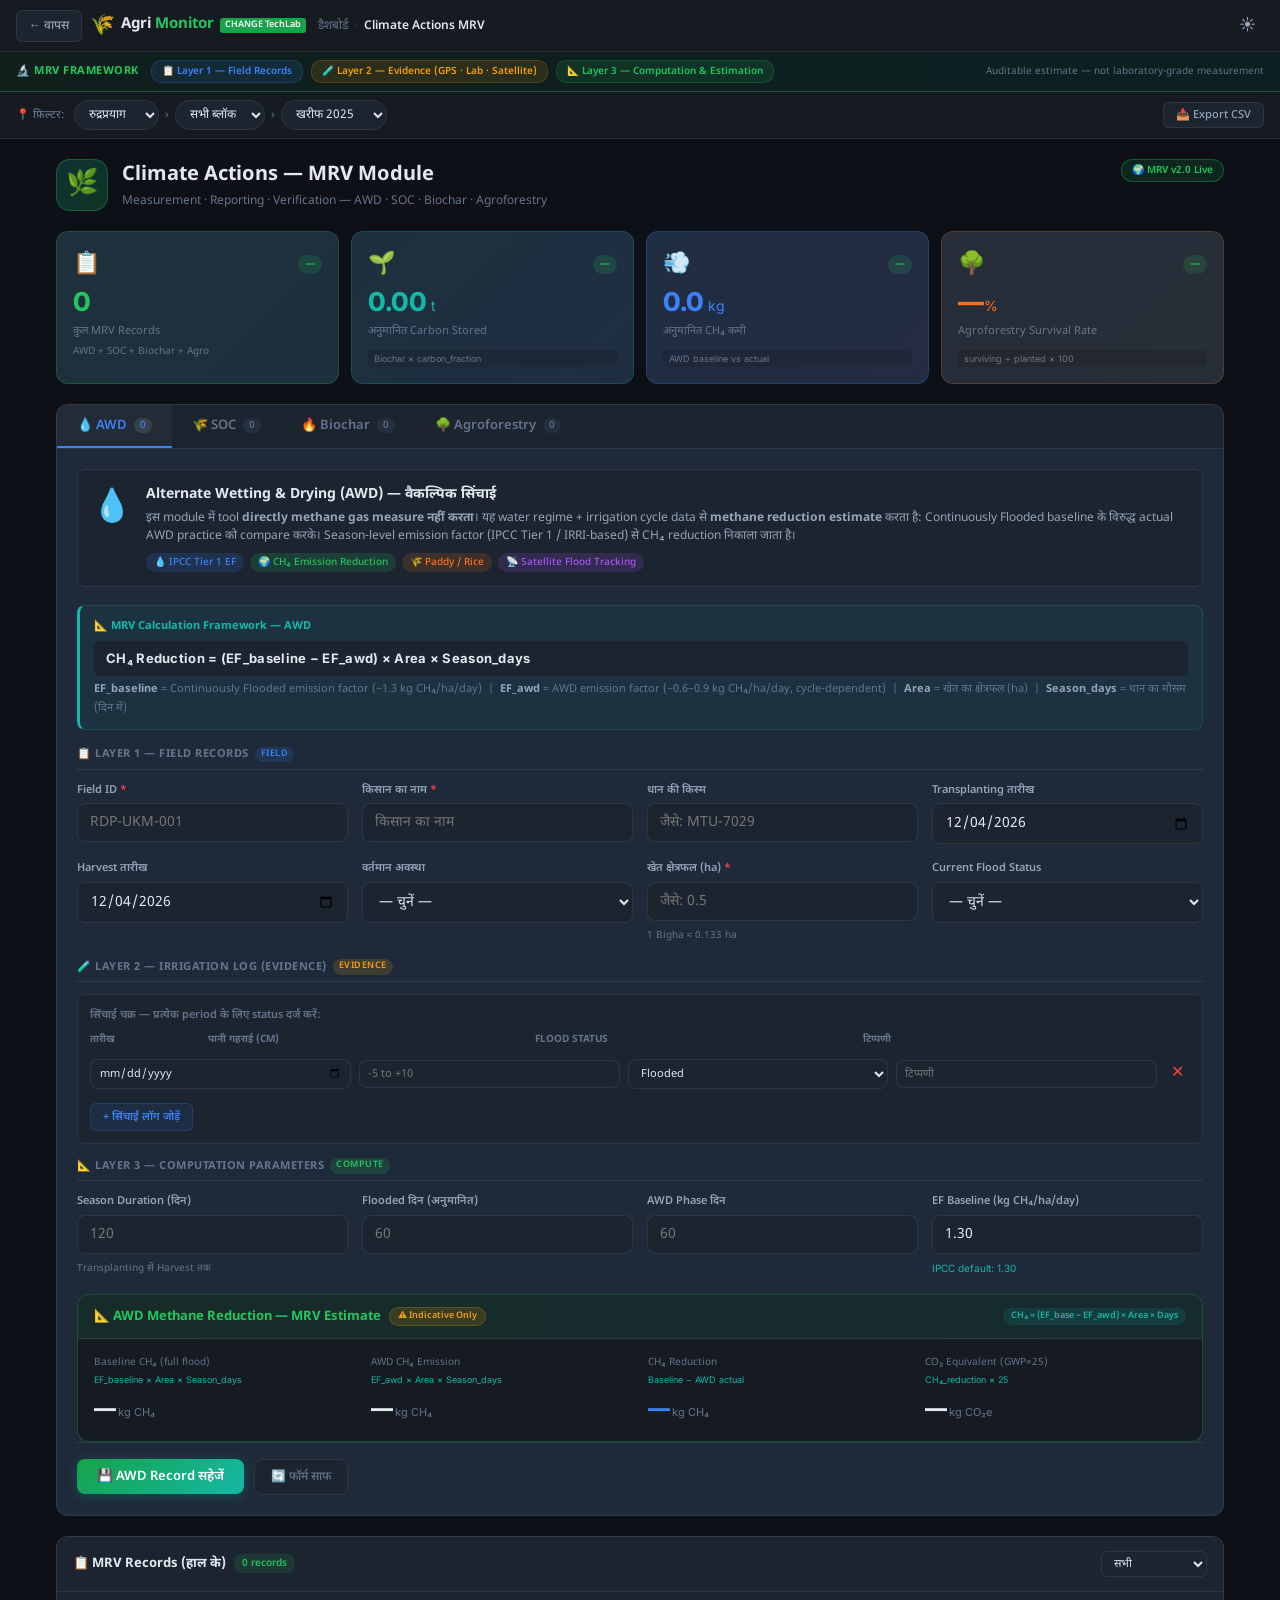
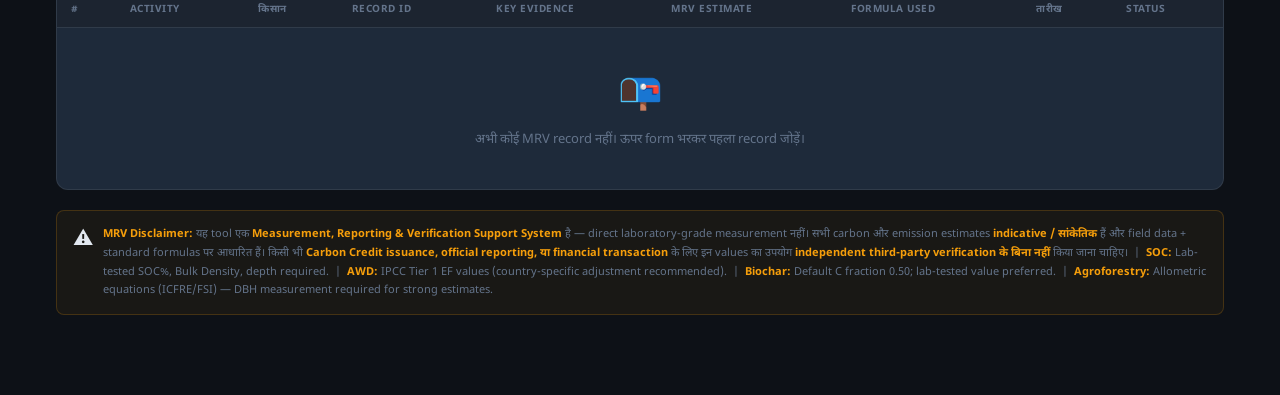
<file: climate-activities.html>
<!DOCTYPE html>
<html lang="hi" data-theme="dark">
<head>
  <meta charset="UTF-8">
  <meta name="viewport" content="width=device-width, initial-scale=1.0, maximum-scale=1.0, user-scalable=no">
  <meta name="theme-color" content="#16a34a">
  <title>Climate Actions MRV — Agri Monitor | CHANGE TechLab</title>
  <meta name="description" content="MRV Tool: AWD, SOC, Biochar और Agroforestry — जलवायु-अनुकूल कृषि गतिविधियों की Measurement, Reporting और Verification।">
  <link rel="preconnect" href="https://fonts.googleapis.com">
  <link href="https://fonts.googleapis.com/css2?family=Noto+Sans+Devanagari:wght@300;400;500;600;700&family=Inter:wght@300;400;500;600;700;800&display=swap" rel="stylesheet">
  <style>
    :root {
      --bg-primary:#0d1117;--bg-secondary:#161b22;--bg-tertiary:#1c2430;
      --bg-card:#1e2a3a;--bg-hover:#243040;
      --border:rgba(255,255,255,0.08);--border-accent:rgba(34,197,94,0.3);
      --text-primary:#e2e8f0;--text-secondary:#94a3b8;--text-muted:#64748b;
      --green:#22c55e;--green-dark:#16a34a;--green-light:#4ade80;
      --teal:#14b8a6;--blue:#3b82f6;--yellow:#f59e0b;
      --red:#ef4444;--purple:#a855f7;--orange:#f97316;--cyan:#06b6d4;
      --radius:8px;--radius-lg:12px;--shadow:0 4px 24px rgba(0,0,0,0.4);
      --transition:0.2s ease;
      --font-hindi:'Noto Sans Devanagari',sans-serif;
      --font-en:'Inter',sans-serif;
    }
    [data-theme="light"]{
      --bg-primary:#f0fdf4;--bg-secondary:#fff;--bg-tertiary:#f8fafc;
      --bg-card:#fff;--bg-hover:#f1f5f9;--border:rgba(0,0,0,0.08);
      --text-primary:#0f172a;--text-secondary:#475569;--text-muted:#94a3b8;
      --shadow:0 4px 24px rgba(0,0,0,0.1);
    }
    *,*::before,*::after{box-sizing:border-box;margin:0;padding:0;}
    html,body{min-height:100vh;font-family:var(--font-hindi),var(--font-en);background:var(--bg-primary);color:var(--text-primary);font-size:14px;line-height:1.5;-webkit-font-smoothing:antialiased;}
    button{cursor:pointer;border:none;background:none;font-family:inherit;}
    input,select,textarea{font-family:var(--font-hindi),var(--font-en);font-size:14px;color:var(--text-primary);background:var(--bg-tertiary);border:1px solid var(--border);border-radius:var(--radius);outline:none;transition:border-color var(--transition);}
    input:focus,select:focus,textarea:focus{border-color:var(--green);box-shadow:0 0 0 3px rgba(34,197,94,0.1);}
    a{color:var(--green);text-decoration:none;}

    /* TOPBAR */
    #topbar{height:52px;background:var(--bg-secondary);border-bottom:1px solid var(--border);display:flex;align-items:center;padding:0 16px;gap:12px;position:sticky;top:0;z-index:100;}
    .topbar-left{display:flex;align-items:center;gap:8px;}
    .topbar-right{display:flex;align-items:center;gap:8px;margin-left:auto;}
    .brand{display:flex;align-items:center;gap:6px;}
    .brand-icon{font-size:20px;}
    .brand-title{font-size:15px;font-weight:700;}
    .brand-title span{color:var(--green);}
    .brand-badge{font-size:9px;background:var(--green-dark);color:#fff;padding:1px 5px;border-radius:3px;font-weight:600;}
    .breadcrumb{display:flex;align-items:center;gap:6px;font-size:12px;color:var(--text-muted);}
    .breadcrumb a{color:var(--text-muted);}
    .breadcrumb a:hover{color:var(--green);}
    .breadcrumb-current{color:var(--text-primary);font-weight:600;}
    .btn-back{display:inline-flex;align-items:center;gap:5px;padding:6px 12px;border-radius:6px;font-size:12px;font-weight:500;color:var(--text-secondary);background:var(--bg-tertiary);border:1px solid var(--border);transition:all var(--transition);}
    .btn-back:hover{border-color:var(--green);color:var(--green);}
    .btn-icon{width:34px;height:34px;border-radius:8px;display:flex;align-items:center;justify-content:center;color:var(--text-secondary);background:transparent;transition:all var(--transition);font-size:16px;}
    .btn-icon:hover{background:var(--bg-hover);color:var(--text-primary);}

    /* MRV BADGE BAR */
    #mrv-bar{background:linear-gradient(90deg,rgba(34,197,94,0.08),rgba(20,184,166,0.08));border-bottom:1px solid var(--border-accent);padding:8px 16px;display:flex;align-items:center;gap:12px;flex-wrap:wrap;}
    .mrv-title{font-size:11px;font-weight:700;color:var(--green);letter-spacing:0.5px;}
    .mrv-layers{display:flex;gap:8px;flex-wrap:wrap;}
    .mrv-layer{display:inline-flex;align-items:center;gap:5px;padding:3px 10px;border-radius:10px;font-size:10px;font-weight:600;}
    .mrv-layer.field{background:rgba(59,130,246,0.12);color:var(--blue);border:1px solid rgba(59,130,246,0.2);}
    .mrv-layer.evidence{background:rgba(245,158,11,0.12);color:var(--yellow);border:1px solid rgba(245,158,11,0.2);}
    .mrv-layer.compute{background:rgba(34,197,94,0.12);color:var(--green);border:1px solid rgba(34,197,94,0.2);}
    .mrv-desc{font-size:10px;color:var(--text-muted);margin-left:auto;}

    /* FILTER BAR */
    #filter-bar{background:var(--bg-secondary);border-bottom:1px solid var(--border);padding:8px 16px;display:flex;align-items:center;gap:10px;flex-wrap:wrap;}
    .filter-bar-label{font-size:11px;color:var(--text-muted);font-weight:500;white-space:nowrap;}
    .filter-bar-selects{display:flex;align-items:center;gap:6px;flex-wrap:wrap;}
    .filter-bar-selects select{padding:5px 10px;font-size:12px;border-radius:20px;background:var(--bg-tertiary);border:1px solid var(--border);cursor:pointer;max-width:160px;}
    .filter-arrow{color:var(--text-muted);font-size:12px;}
    .filter-bar-right{margin-left:auto;display:flex;align-items:center;gap:8px;}
    .export-btn{display:inline-flex;align-items:center;gap:5px;padding:5px 12px;border-radius:6px;font-size:11px;font-weight:500;color:var(--text-secondary);background:var(--bg-tertiary);border:1px solid var(--border);transition:all var(--transition);}
    .export-btn:hover{border-color:var(--teal);color:var(--teal);}

    /* PAGE */
    #page-container{max-width:1200px;margin:0 auto;padding:20px 16px 60px;}

    /* PAGE HEADER */
    .page-header{display:flex;align-items:flex-start;justify-content:space-between;margin-bottom:20px;gap:12px;flex-wrap:wrap;}
    .page-header-left{display:flex;align-items:center;gap:14px;}
    .page-header-icon{width:52px;height:52px;border-radius:14px;flex-shrink:0;background:linear-gradient(135deg,rgba(20,184,166,0.2),rgba(34,197,94,0.2));border:1px solid rgba(34,197,94,0.3);display:flex;align-items:center;justify-content:center;font-size:26px;}
    .page-title{font-size:20px;font-weight:700;margin-bottom:3px;}
    .page-subtitle{font-size:12px;color:var(--text-muted);line-height:1.4;}
    .badge-module{display:inline-flex;align-items:center;gap:4px;background:rgba(34,197,94,0.12);color:var(--green);border:1px solid rgba(34,197,94,0.3);border-radius:20px;padding:3px 10px;font-size:10px;font-weight:600;white-space:nowrap;}

    /* KPI CARDS */
    .kpi-grid{display:grid;grid-template-columns:repeat(4,1fr);gap:12px;margin-bottom:20px;}
    @media(max-width:900px){.kpi-grid{grid-template-columns:repeat(2,1fr);}}
    .kpi-card{background:var(--bg-card);border:1px solid var(--border);border-radius:var(--radius-lg);padding:16px;display:flex;flex-direction:column;gap:8px;position:relative;overflow:hidden;transition:transform var(--transition);}
    .kpi-card::before{content:'';position:absolute;inset:0;background:linear-gradient(135deg,var(--kpi-a),var(--kpi-b));opacity:0.04;pointer-events:none;}
    .kpi-card:hover{transform:translateY(-2px);}
    .kpi-card.green{--kpi-a:#22c55e;--kpi-b:#14b8a6;border-color:rgba(34,197,94,0.25);}
    .kpi-card.teal{--kpi-a:#14b8a6;--kpi-b:#3b82f6;border-color:rgba(20,184,166,0.25);}
    .kpi-card.blue{--kpi-a:#3b82f6;--kpi-b:#a855f7;border-color:rgba(59,130,246,0.25);}
    .kpi-card.orange{--kpi-a:#f97316;--kpi-b:#f59e0b;border-color:rgba(249,115,22,0.25);}
    .kpi-top{display:flex;align-items:center;justify-content:space-between;}
    .kpi-icon{font-size:22px;}
    .kpi-trend{font-size:10px;padding:2px 7px;border-radius:10px;font-weight:600;background:rgba(34,197,94,0.15);color:var(--green);}
    .kpi-value{font-size:26px;font-weight:800;line-height:1;font-family:var(--font-en);}
    .kpi-card.green .kpi-value{color:var(--green);}
    .kpi-card.teal .kpi-value{color:var(--teal);}
    .kpi-card.blue .kpi-value{color:var(--blue);}
    .kpi-card.orange .kpi-value{color:var(--orange);}
    .kpi-label{font-size:11px;color:var(--text-muted);}
    .kpi-sublabel{font-size:10px;color:var(--text-muted);margin-top:-4px;}
    .kpi-formula{font-size:9px;color:var(--text-muted);font-family:var(--font-en);background:var(--bg-tertiary);border-radius:4px;padding:2px 6px;margin-top:2px;display:inline-block;}

    /* ACTIVITY TABS */
    .activity-tabs-wrapper{background:var(--bg-card);border:1px solid var(--border);border-radius:var(--radius-lg);overflow:hidden;margin-bottom:20px;}
    .activity-tab-nav{display:flex;border-bottom:1px solid var(--border);background:var(--bg-tertiary);overflow-x:auto;scrollbar-width:none;}
    .activity-tab-nav::-webkit-scrollbar{display:none;}
    .act-tab-btn{display:flex;align-items:center;gap:7px;padding:12px 20px;font-size:13px;font-weight:600;color:var(--text-muted);white-space:nowrap;border-bottom:2px solid transparent;transition:all var(--transition);position:relative;}
    .act-tab-btn:hover{color:var(--text-primary);background:var(--bg-hover);}
    .act-tab-btn.active{color:var(--act-color);border-bottom-color:var(--act-color);background:rgba(255,255,255,0.03);}
    .act-tab-btn[data-act="awd"]{--act-color:var(--blue);}
    .act-tab-btn[data-act="soc"]{--act-color:var(--orange);}
    .act-tab-btn[data-act="biochar"]{--act-color:var(--green);}
    .act-tab-btn[data-act="agro"]{--act-color:var(--teal);}
    .act-count{background:var(--bg-hover);color:var(--text-muted);font-size:10px;padding:1px 6px;border-radius:8px;font-weight:500;}
    .act-tab-btn.active .act-count{background:rgba(255,255,255,0.1);color:inherit;}
    .activity-tab-content{padding:20px;}
    .act-panel{display:none;}
    .act-panel.active{display:block;}

    /* INFO HEADER */
    .act-info-header{display:flex;align-items:flex-start;gap:14px;background:var(--bg-tertiary);border:1px solid var(--border);border-radius:var(--radius);padding:14px;margin-bottom:18px;}
    .act-info-icon{font-size:32px;flex-shrink:0;}
    .act-info-title{font-size:14px;font-weight:700;margin-bottom:4px;}
    .act-info-desc{font-size:12px;color:var(--text-secondary);line-height:1.5;margin-bottom:8px;}
    .act-info-tags{display:flex;gap:6px;flex-wrap:wrap;}
    .act-tag{font-size:10px;padding:2px 8px;border-radius:10px;font-weight:500;white-space:nowrap;}
    .act-tag.blue{background:rgba(59,130,246,0.15);color:var(--blue);}
    .act-tag.green{background:rgba(34,197,94,0.15);color:var(--green);}
    .act-tag.orange{background:rgba(249,115,22,0.15);color:var(--orange);}
    .act-tag.teal{background:rgba(20,184,166,0.15);color:var(--teal);}
    .act-tag.purple{background:rgba(168,85,247,0.15);color:var(--purple);}

    /* FORMULA CALLOUT */
    .formula-callout{background:rgba(20,184,166,0.06);border:1px solid rgba(20,184,166,0.2);border-left:3px solid var(--teal);border-radius:var(--radius);padding:12px 14px;margin-bottom:16px;font-size:12px;}
    .formula-callout-title{font-size:11px;font-weight:700;color:var(--teal);margin-bottom:6px;display:flex;align-items:center;gap:6px;}
    .formula-block{font-family:var(--font-en);font-size:13px;font-weight:700;color:var(--text-primary);background:var(--bg-tertiary);border-radius:6px;padding:8px 12px;margin-bottom:4px;letter-spacing:0.3px;}
    .formula-vars{font-size:11px;color:var(--text-muted);line-height:1.7;}
    .formula-vars strong{color:var(--text-secondary);}

    /* SECTION DIVIDER */
    .form-section-title{font-size:11px;font-weight:700;color:var(--text-muted);text-transform:uppercase;letter-spacing:0.5px;margin-bottom:12px;padding-bottom:6px;border-bottom:1px solid var(--border);display:flex;align-items:center;gap:6px;}
    .section-badge{font-size:9px;padding:1px 6px;border-radius:8px;font-weight:600;text-transform:uppercase;}
    .section-badge.layer1{background:rgba(59,130,246,0.15);color:var(--blue);}
    .section-badge.layer2{background:rgba(245,158,11,0.15);color:var(--yellow);}
    .section-badge.layer3{background:rgba(34,197,94,0.15);color:var(--green);}

    /* FORMS */
    .form-grid{display:grid;grid-template-columns:repeat(3,1fr);gap:14px;margin-bottom:16px;}
    @media(max-width:900px){.form-grid{grid-template-columns:repeat(2,1fr);}}
    @media(max-width:480px){.form-grid{grid-template-columns:1fr;}}
    .form-grid.cols-2{grid-template-columns:repeat(2,1fr);}
    .form-grid.cols-4{grid-template-columns:repeat(4,1fr);}
    @media(max-width:900px){.form-grid.cols-4{grid-template-columns:repeat(2,1fr);}}
    .form-group{display:flex;flex-direction:column;gap:5px;}
    .form-group.span2{grid-column:span 2;}
    .form-label{font-size:11px;font-weight:600;color:var(--text-secondary);}
    .form-label .req{color:var(--red);}
    .form-input,.form-select,.form-textarea{padding:9px 12px;width:100%;}
    .form-textarea{resize:vertical;min-height:68px;}
    .form-hint{font-size:10px;color:var(--text-muted);margin-top:2px;}
    .form-hint.formula{color:var(--teal);font-family:var(--font-en);}

    /* SOC DEPTH ROWS */
    .soc-depth-table{width:100%;border-collapse:collapse;margin-bottom:12px;background:var(--bg-tertiary);border-radius:var(--radius);overflow:hidden;}
    .soc-depth-table th{padding:8px 10px;text-align:left;font-size:10px;font-weight:700;color:var(--text-muted);text-transform:uppercase;letter-spacing:0.3px;background:var(--bg-card);border-bottom:1px solid var(--border);}
    .soc-depth-table td{padding:8px 10px;border-bottom:1px solid var(--border);}
    .soc-depth-table tr:last-child td{border-bottom:none;}
    .soc-depth-table input{padding:6px 8px;font-size:12px;width:100%;}
    .depth-label{font-size:12px;font-weight:600;color:var(--text-secondary);}

    /* FORM ACTIONS */
    .form-actions{display:flex;gap:10px;align-items:center;padding-top:16px;border-top:1px solid var(--border);flex-wrap:wrap;}
    .btn-submit{display:inline-flex;align-items:center;gap:6px;padding:9px 20px;border-radius:var(--radius);font-size:13px;font-weight:600;color:#fff;background:linear-gradient(135deg,var(--green-dark),var(--teal));border:none;transition:all var(--transition);box-shadow:0 2px 12px rgba(20,184,166,0.25);}
    .btn-submit:hover{transform:translateY(-1px);box-shadow:0 4px 18px rgba(20,184,166,0.35);}
    .btn-reset{display:inline-flex;align-items:center;gap:6px;padding:9px 16px;border-radius:var(--radius);font-size:12px;font-weight:500;color:var(--text-muted);background:var(--bg-tertiary);border:1px solid var(--border);transition:all var(--transition);}
    .btn-reset:hover{color:var(--text-primary);border-color:var(--text-muted);}
    .btn-gps{display:inline-flex;align-items:center;gap:5px;padding:8px 13px;border-radius:var(--radius);font-size:11px;font-weight:600;color:var(--teal);background:rgba(20,184,166,0.1);border:1px solid rgba(20,184,166,0.3);transition:all var(--transition);}
    .btn-gps:hover{background:rgba(20,184,166,0.2);}

    /* MRV ESTIMATE PANEL */
    .mrv-estimate-panel{background:var(--bg-secondary);border:1px solid var(--border-accent);border-radius:var(--radius-lg);overflow:hidden;margin-top:18px;}
    .mrv-estimate-header{background:linear-gradient(90deg,rgba(34,197,94,0.1),rgba(20,184,166,0.1));padding:12px 16px;border-bottom:1px solid var(--border);display:flex;align-items:center;justify-content:space-between;}
    .mrv-estimate-title{font-size:13px;font-weight:700;color:var(--green);display:flex;align-items:center;gap:8px;}
    .badge-indicative{font-size:9px;padding:2px 8px;border-radius:10px;background:rgba(245,158,11,0.15);color:var(--yellow);font-weight:600;border:1px solid rgba(245,158,11,0.2);}
    .badge-formula{font-size:9px;padding:2px 8px;border-radius:10px;background:rgba(20,184,166,0.12);color:var(--teal);font-weight:600;}
    .mrv-estimate-body{padding:16px;display:grid;grid-template-columns:repeat(auto-fit,minmax(160px,1fr));gap:16px;}
    .est-kv{display:flex;flex-direction:column;gap:3px;}
    .est-k{font-size:10px;color:var(--text-muted);}
    .est-formula{font-size:9px;color:var(--teal);font-family:var(--font-en);margin-bottom:2px;}
    .est-v{font-size:22px;font-weight:800;font-family:var(--font-en);color:var(--text-primary);}
    .est-v .unit{font-size:11px;font-weight:400;color:var(--text-muted);margin-left:2px;}
    .est-divider{width:1px;background:var(--border);}

    /* AWD TIMELINE */
    .awd-timeline{background:var(--bg-tertiary);border:1px solid var(--border);border-radius:var(--radius);padding:12px;margin-bottom:14px;}
    .awd-timeline-title{font-size:11px;font-weight:600;color:var(--text-muted);margin-bottom:8px;}
    .awd-period-row{display:grid;grid-template-columns:1fr 1fr 1fr 1fr auto;gap:8px;align-items:center;padding:6px 0;border-bottom:1px solid var(--border);}
    .awd-period-row:last-child{border-bottom:none;}
    .awd-period-row input,.awd-period-row select{padding:6px 8px;font-size:11px;}
    .btn-add-period{display:flex;align-items:center;gap:5px;margin-top:8px;padding:6px 12px;border-radius:6px;font-size:11px;font-weight:600;color:var(--blue);background:rgba(59,130,246,0.1);border:1px solid rgba(59,130,246,0.2);}
    .btn-add-period:hover{background:rgba(59,130,246,0.2);}
    .btn-remove-period{color:var(--red);font-size:16px;line-height:1;padding:2px 6px;border-radius:4px;}
    .btn-remove-period:hover{background:rgba(239,68,68,0.1);}

    /* BIOCHAR CARBON FRACTION */
    .fraction-toggle{display:flex;gap:8px;margin-bottom:12px;}
    .fraction-opt{flex:1;padding:8px;border-radius:var(--radius);border:1px solid var(--border);font-size:11px;font-weight:600;color:var(--text-muted);background:var(--bg-tertiary);text-align:center;cursor:pointer;transition:all var(--transition);}
    .fraction-opt.active{border-color:var(--green);color:var(--green);background:rgba(34,197,94,0.08);}

    /* RECORDS TABLE */
    .records-section{background:var(--bg-card);border:1px solid var(--border);border-radius:var(--radius-lg);overflow:hidden;margin-bottom:20px;}
    .records-header{display:flex;align-items:center;justify-content:space-between;padding:14px 16px;border-bottom:1px solid var(--border);background:var(--bg-tertiary);}
    .records-header-left{display:flex;align-items:center;gap:8px;}
    .records-title{font-size:13px;font-weight:700;}
    .records-count{font-size:10px;padding:2px 8px;border-radius:8px;background:rgba(34,197,94,0.12);color:var(--green);font-weight:600;}
    .records-filter select{padding:4px 8px;font-size:11px;border-radius:6px;}
    .table-scroll{overflow-x:auto;}
    table{width:100%;border-collapse:collapse;}
    thead th{padding:10px 14px;text-align:left;font-size:10px;font-weight:700;color:var(--text-muted);text-transform:uppercase;letter-spacing:0.5px;background:var(--bg-tertiary);border-bottom:1px solid var(--border);white-space:nowrap;}
    tbody tr{border-bottom:1px solid var(--border);transition:background var(--transition);}
    tbody tr:last-child{border-bottom:none;}
    tbody tr:hover{background:var(--bg-hover);}
    tbody td{padding:10px 14px;font-size:12px;color:var(--text-secondary);white-space:nowrap;}
    .td-primary{color:var(--text-primary);font-weight:600;}
    .td-formula{font-family:var(--font-en);font-size:11px;color:var(--teal);}
    .activity-pill{display:inline-flex;align-items:center;gap:4px;padding:2px 8px;border-radius:8px;font-size:10px;font-weight:600;}
    .activity-pill.awd{background:rgba(59,130,246,0.15);color:var(--blue);}
    .activity-pill.soc{background:rgba(249,115,22,0.15);color:var(--orange);}
    .activity-pill.biochar{background:rgba(34,197,94,0.15);color:var(--green);}
    .activity-pill.agro{background:rgba(20,184,166,0.15);color:var(--teal);}
    .status-pill{display:inline-block;padding:2px 8px;border-radius:8px;font-size:10px;font-weight:600;}
    .status-pill.verified{background:rgba(34,197,94,0.15);color:var(--green);}
    .status-pill.pending{background:rgba(245,158,11,0.15);color:var(--yellow);}

    /* EMPTY STATE */
    .empty-state{text-align:center;padding:40px 20px;color:var(--text-muted);}
    .empty-state-icon{font-size:36px;margin-bottom:8px;}
    .empty-state-text{font-size:13px;}

    /* DISCLAIMER */
    .disclaimer-box{background:rgba(245,158,11,0.05);border:1px solid rgba(245,158,11,0.2);border-radius:var(--radius);padding:14px 16px;display:flex;gap:10px;align-items:flex-start;margin-bottom:20px;}
    .disclaimer-text{font-size:11px;color:var(--text-muted);line-height:1.7;}
    .disclaimer-text strong{color:var(--yellow);}

    /* TOAST */
    #toast-container{position:fixed;bottom:24px;right:24px;z-index:9999;display:flex;flex-direction:column;gap:8px;}
    .toast{background:var(--bg-card);border:1px solid var(--border);border-radius:var(--radius);padding:12px 16px;box-shadow:var(--shadow);font-size:13px;display:flex;align-items:center;gap:10px;min-width:260px;animation:slideIn 0.3s ease;}
    .toast.success{border-left:3px solid var(--green);}
    .toast.error{border-left:3px solid var(--red);}
    @keyframes slideIn{from{opacity:0;transform:translateX(20px);}to{opacity:1;transform:translateX(0);}}

    ::-webkit-scrollbar{width:6px;height:6px;}
    ::-webkit-scrollbar-thumb{background:var(--border);border-radius:3px;}

    @media(max-width:600px){
      #page-container{padding:12px 10px 40px;}
      .page-title{font-size:16px;}
      .act-tab-btn{padding:10px 14px;font-size:12px;}
      .activity-tab-content{padding:14px;}
      .mrv-estimate-body{grid-template-columns:1fr 1fr;}
    }
  </style>
</head>
<body>

<!-- TOPBAR -->
<header id="topbar">
  <div class="topbar-left">
    <a href="index.html" class="btn-back">← वापस</a>
    <div class="brand">
      <span class="brand-icon">🌾</span>
      <span class="brand-title">Agri <span>Monitor</span></span>
      <span class="brand-badge">CHANGE TechLab</span>
    </div>
  </div>
  <nav class="breadcrumb">
    <a href="index.html">डैशबोर्ड</a>
    <span style="color:var(--border)">›</span>
    <span class="breadcrumb-current">Climate Actions MRV</span>
  </nav>
  <div class="topbar-right">
    <button class="btn-icon" id="btn-toggle-theme" title="Theme बदलें">☀️</button>
  </div>
</header>

<!-- MRV LAYER BAR -->
<div id="mrv-bar">
  <span class="mrv-title">🔬 MRV FRAMEWORK</span>
  <div class="mrv-layers">
    <span class="mrv-layer field">📋 Layer 1 — Field Records</span>
    <span class="mrv-layer evidence">🧪 Layer 2 — Evidence (GPS · Lab · Satellite)</span>
    <span class="mrv-layer compute">📐 Layer 3 — Computation & Estimation</span>
  </div>
  <span class="mrv-desc">Auditable estimate — not laboratory-grade measurement</span>
</div>

<!-- FILTER BAR -->
<div id="filter-bar">
  <span class="filter-bar-label">📍 फ़िल्टर:</span>
  <div class="filter-bar-selects">
    <select id="ca-district">
      <option value="all">सभी जिले</option>
      <option value="rudraprayag" selected>रुद्रप्रयाग</option>
      <option value="chamoli">चमोली</option>
      <option value="tehri">टिहरी</option>
      <option value="uttarkashi">उत्तरकाशी</option>
      <option value="almora">अल्मोड़ा</option>
      <option value="pithoragarh">पिथौरागढ़</option>
      <option value="pauri">पौड़ी</option>
    </select>
    <span class="filter-arrow">›</span>
    <select id="ca-block">
      <option value="all">सभी ब्लॉक</option>
      <option value="Ukhimath">ऊखीमठ</option>
      <option value="Jakholi">जखोली</option>
      <option value="Augustyamuni">अगस्त्यमुनि</option>
    </select>
    <span class="filter-arrow">›</span>
    <select id="ca-season">
      <option value="kharif2025">खरीफ 2025</option>
      <option value="rabi2025">रबी 2025-26</option>
      <option value="kharif2024">खरीफ 2024</option>
    </select>
  </div>
  <div class="filter-bar-right">
    <button class="export-btn" id="btn-export">📥 Export CSV</button>
  </div>
</div>

<!-- MAIN -->
<main id="page-container">

  <!-- Page Header -->
  <div class="page-header">
    <div class="page-header-left">
      <div class="page-header-icon">🌿</div>
      <div>
        <div class="page-title">Climate Actions — MRV Module</div>
        <div class="page-subtitle">Measurement · Reporting · Verification — AWD · SOC · Biochar · Agroforestry</div>
      </div>
    </div>
    <span class="badge-module">🌍 MRV v2.0 Live</span>
  </div>

  <!-- KPI SUMMARY -->
  <div class="kpi-grid">
    <div class="kpi-card green">
      <div class="kpi-top"><span class="kpi-icon">📋</span><span class="kpi-trend" id="kpi-trend-records">—</span></div>
      <div class="kpi-value" id="kpi-total-records">0</div>
      <div class="kpi-label">कुल MRV Records</div>
      <div class="kpi-sublabel">AWD + SOC + Biochar + Agro</div>
    </div>
    <div class="kpi-card teal">
      <div class="kpi-top"><span class="kpi-icon">🌱</span><span class="kpi-trend" id="kpi-trend-carbon">—</span></div>
      <div class="kpi-value" id="kpi-carbon">0.0<span style="font-size:14px;font-weight:400"> t</span></div>
      <div class="kpi-label">अनुमानित Carbon Stored</div>
      <span class="kpi-formula">Biochar × carbon_fraction</span>
    </div>
    <div class="kpi-card blue">
      <div class="kpi-top"><span class="kpi-icon">💨</span><span class="kpi-trend" id="kpi-trend-methane">—</span></div>
      <div class="kpi-value" id="kpi-methane">0.0<span style="font-size:14px;font-weight:400"> kg</span></div>
      <div class="kpi-label">अनुमानित CH₄ कमी</div>
      <span class="kpi-formula">AWD baseline vs actual</span>
    </div>
    <div class="kpi-card orange">
      <div class="kpi-top"><span class="kpi-icon">🌳</span><span class="kpi-trend" id="kpi-trend-trees">—</span></div>
      <div class="kpi-value" id="kpi-tree-survival">—<span style="font-size:14px;font-weight:400">%</span></div>
      <div class="kpi-label">Agroforestry Survival Rate</div>
      <span class="kpi-formula">surviving ÷ planted × 100</span>
    </div>
  </div>

  <!-- ACTIVITY TABS -->
  <div class="activity-tabs-wrapper">
    <nav class="activity-tab-nav" id="activity-tab-nav">
      <button class="act-tab-btn active" data-act="awd">💧 AWD <span class="act-count" id="count-awd">0</span></button>
      <button class="act-tab-btn" data-act="soc">🌾 SOC <span class="act-count" id="count-soc">0</span></button>
      <button class="act-tab-btn" data-act="biochar">🔥 Biochar <span class="act-count" id="count-biochar">0</span></button>
      <button class="act-tab-btn" data-act="agro">🌳 Agroforestry <span class="act-count" id="count-agro">0</span></button>
    </nav>
    <div class="activity-tab-content">

      <!-- ======================== AWD ======================== -->
      <div class="act-panel active" id="panel-awd">
        <div class="act-info-header">
          <div class="act-info-icon">💧</div>
          <div>
            <div class="act-info-title">Alternate Wetting & Drying (AWD) — वैकल्पिक सिंचाई</div>
            <div class="act-info-desc">
              इस module में tool <strong>directly methane gas measure नहीं करता</strong>। यह water regime + irrigation cycle data से <strong>methane reduction estimate</strong> करता है: Continuously Flooded baseline के विरुद्ध actual AWD practice को compare करके।
              Season-level emission factor (IPCC Tier 1 / IRRI-based) से CH₄ reduction निकाला जाता है।
            </div>
            <div class="act-info-tags">
              <span class="act-tag blue">💧 IPCC Tier 1 EF</span>
              <span class="act-tag green">🌍 CH₄ Emission Reduction</span>
              <span class="act-tag orange">🌾 Paddy / Rice</span>
              <span class="act-tag purple">📡 Satellite Flood Tracking</span>
            </div>
          </div>
        </div>

        <!-- FORMULA BOX -->
        <div class="formula-callout">
          <div class="formula-callout-title">📐 MRV Calculation Framework — AWD</div>
          <div class="formula-block">CH₄ Reduction = (EF_baseline − EF_awd) × Area × Season_days</div>
          <div class="formula-vars">
            <strong>EF_baseline</strong> = Continuously Flooded emission factor (~1.3 kg CH₄/ha/day) &nbsp;|&nbsp;
            <strong>EF_awd</strong> = AWD emission factor (~0.6–0.9 kg CH₄/ha/day, cycle-dependent) &nbsp;|&nbsp;
            <strong>Area</strong> = खेत का क्षेत्रफल (ha) &nbsp;|&nbsp;
            <strong>Season_days</strong> = धान का मौसम (दिन में)
          </div>
        </div>

        <form id="form-awd" autocomplete="off">
          <!-- Layer 1: Field Records -->
          <div class="form-section-title">
            📋 Layer 1 — Field Records
            <span class="section-badge layer1">Field</span>
          </div>
          <div class="form-grid cols-4">
            <div class="form-group">
              <label class="form-label" for="awd-field-id">Field ID <span class="req">*</span></label>
              <input type="text" id="awd-field-id" class="form-input" placeholder="RDP-UKM-001" required>
            </div>
            <div class="form-group">
              <label class="form-label" for="awd-farmer">किसान का नाम <span class="req">*</span></label>
              <input type="text" id="awd-farmer" class="form-input" placeholder="किसान का नाम" required>
            </div>
            <div class="form-group">
              <label class="form-label" for="awd-variety">धान की किस्म</label>
              <input type="text" id="awd-variety" class="form-input" placeholder="जैसे: MTU-7029">
            </div>
            <div class="form-group">
              <label class="form-label" for="awd-transplant-date">Transplanting तारीख</label>
              <input type="date" id="awd-transplant-date" class="form-input">
            </div>
          </div>
          <div class="form-grid cols-4">
            <div class="form-group">
              <label class="form-label" for="awd-harvest-date">Harvest तारीख</label>
              <input type="date" id="awd-harvest-date" class="form-input">
            </div>
            <div class="form-group">
              <label class="form-label" for="awd-crop-stage">वर्तमान अवस्था</label>
              <select id="awd-crop-stage" class="form-select">
                <option value="">— चुनें —</option>
                <option>Tillering</option>
                <option>Panicle Initiation</option>
                <option>Heading</option>
                <option>Milking</option>
                <option>Ripening</option>
              </select>
            </div>
            <div class="form-group">
              <label class="form-label" for="awd-area-ha">खेत क्षेत्रफल (ha) <span class="req">*</span></label>
              <input type="number" id="awd-area-ha" class="form-input" placeholder="जैसे: 0.5" min="0" step="0.01" required>
              <span class="form-hint">1 Bigha ≈ 0.133 ha</span>
            </div>
            <div class="form-group">
              <label class="form-label" for="awd-flood-status">Current Flood Status</label>
              <select id="awd-flood-status" class="form-select">
                <option value="">— चुनें —</option>
                <option value="flooded">🌊 Flooded</option>
                <option value="moist">💧 Moist (AWD Phase)</option>
                <option value="dry">🌵 Dry (AWD Dry Phase)</option>
              </select>
            </div>
          </div>

          <!-- Layer 2: Evidence — Irrigation Log -->
          <div class="form-section-title">
            🧪 Layer 2 — Irrigation Log (Evidence)
            <span class="section-badge layer2">Evidence</span>
          </div>

          <div class="awd-timeline">
            <div class="awd-timeline-title">सिंचाई चक्र — प्रत्येक period के लिए status दर्ज करें:</div>
            <div style="display:grid;grid-template-columns:110px 1fr 1fr 1fr auto;gap:8px;align-items:center;padding-bottom:6px;font-size:10px;font-weight:700;color:var(--text-muted);text-transform:uppercase;">
              <span>तारीख</span><span>पानी गहराई (cm)</span><span>Flood Status</span><span>टिप्पणी</span><span></span>
            </div>
            <div id="irrigation-log-rows">
              <div class="awd-period-row">
                <input type="date" class="log-date form-input" placeholder="तारीख">
                <input type="number" class="log-depth form-input" placeholder="-5 to +10" step="0.5">
                <select class="log-status form-select">
                  <option value="flooded">Flooded</option>
                  <option value="awd_moist">AWD Moist</option>
                  <option value="awd_dry">AWD Dry</option>
                </select>
                <input type="text" class="log-note form-input" placeholder="टिप्पणी">
                <button type="button" class="btn-remove-period" onclick="removeLogRow(this)">✕</button>
              </div>
            </div>
            <button type="button" class="btn-add-period" onclick="addLogRow()">+ सिंचाई लॉग जोड़ें</button>
          </div>

          <!-- Layer 3: Computation -->
          <div class="form-section-title">
            📐 Layer 3 — Computation Parameters
            <span class="section-badge layer3">Compute</span>
          </div>
          <div class="form-grid cols-4">
            <div class="form-group">
              <label class="form-label" for="awd-season-days">Season Duration (दिन)</label>
              <input type="number" id="awd-season-days" class="form-input" placeholder="120" min="1" max="250">
              <span class="form-hint">Transplanting से Harvest तक</span>
            </div>
            <div class="form-group">
              <label class="form-label" for="awd-flooded-days">Flooded दिन (अनुमानित)</label>
              <input type="number" id="awd-flooded-days" class="form-input" placeholder="60" min="0">
            </div>
            <div class="form-group">
              <label class="form-label" for="awd-awd-days">AWD Phase दिन</label>
              <input type="number" id="awd-awd-days" class="form-input" placeholder="60" min="0">
            </div>
            <div class="form-group">
              <label class="form-label" for="awd-ef-baseline">EF Baseline (kg CH₄/ha/day)</label>
              <input type="number" id="awd-ef-baseline" class="form-input" value="1.30" step="0.01" min="0">
              <span class="form-hint formula">IPCC default: 1.30</span>
            </div>
          </div>

          <!-- MRV Estimate Widget -->
          <div class="mrv-estimate-panel">
            <div class="mrv-estimate-header">
              <span class="mrv-estimate-title">📐 AWD Methane Reduction — MRV Estimate <span class="badge-indicative">⚠️ Indicative Only</span></span>
              <span class="badge-formula">CH₄ = (EF_base − EF_awd) × Area × Days</span>
            </div>
            <div class="mrv-estimate-body">
              <div class="est-kv">
                <span class="est-k">Baseline CH₄ (full flood)</span>
                <span class="est-formula">EF_baseline × Area × Season_days</span>
                <span class="est-v" id="awd-est-baseline">—<span class="unit">kg CH₄</span></span>
              </div>
              <div class="est-kv">
                <span class="est-k">AWD CH₄ Emission</span>
                <span class="est-formula">EF_awd × Area × Season_days</span>
                <span class="est-v" id="awd-est-actual">—<span class="unit">kg CH₄</span></span>
              </div>
              <div class="est-kv">
                <span class="est-k">CH₄ Reduction</span>
                <span class="est-formula">Baseline − AWD actual</span>
                <span class="est-v" id="awd-est-reduction" style="color:var(--blue)">—<span class="unit">kg CH₄</span></span>
              </div>
              <div class="est-kv">
                <span class="est-k">CO₂ Equivalent (GWP×25)</span>
                <span class="est-formula">CH₄_reduction × 25</span>
                <span class="est-v" id="awd-est-co2eq">—<span class="unit">kg CO₂e</span></span>
              </div>
            </div>
          </div>

          <div class="form-actions">
            <button type="submit" class="btn-submit">💾 AWD Record सहेजें</button>
            <button type="reset" class="btn-reset" id="awd-reset-btn">🔄 फॉर्म साफ</button>
          </div>
        </form>
      </div>

      <!-- ======================== SOC ======================== -->
      <div class="act-panel" id="panel-soc">
        <div class="act-info-header">
          <div class="act-info-icon">🌾</div>
          <div>
            <div class="act-info-title">Soil Organic Carbon (SOC) — मिट्टी जैविक कार्बन स्टॉक</div>
            <div class="act-info-desc">
              <strong>NDVI अकेले SOC measure करने के लिए पर्याप्त नहीं है।</strong> सही estimate के लिए: <strong>SOC concentration (lab test)</strong> + <strong>Bulk Density</strong> + <strong>Sampling Depth</strong> तीनों ज़रूरी हैं। 0–10, 10–20, 20–30 cm तीन layers में sample लें। Baseline vs repeat sampling (3–5 साल) से SOC change track होगा।
            </div>
            <div class="act-info-tags">
              <span class="act-tag orange">🧪 Lab Required</span>
              <span class="act-tag green">📏 Bulk Density</span>
              <span class="act-tag blue">📐 3-Layer Sampling</span>
              <span class="act-tag teal">📡 NDVI Support</span>
            </div>
          </div>
        </div>

        <!-- SOC FORMULA BOX -->
        <div class="formula-callout">
          <div class="formula-callout-title">📐 SOC Stock Formula (per layer)</div>
          <div class="formula-block">SOC Stock (t C/ha) = SOC_conc (%) × Bulk_Density (g/cm³) × Depth (m) × 10,000 ÷ 100</div>
          <div class="formula-vars">
            Simplified: <strong>SOC_conc × BD × depth_m × 100</strong> = t C/ha &nbsp;|&nbsp;
            <strong>SOC_conc</strong> = Lab result (%) &nbsp;|&nbsp;
            <strong>BD</strong> = Bulk Density (g/cm³, typical: 1.1–1.4) &nbsp;|&nbsp;
            <strong>depth</strong> = layer thickness (m) &nbsp;|&nbsp;
            Total = Σ all layers
          </div>
        </div>

        <form id="form-soc" autocomplete="off">
          <!-- Layer 1: Field Records -->
          <div class="form-section-title">📋 Layer 1 — Field Records <span class="section-badge layer1">Field</span></div>
          <div class="form-grid cols-4">
            <div class="form-group">
              <label class="form-label" for="soc-sample-id">Sample ID <span class="req">*</span></label>
              <input type="text" id="soc-sample-id" class="form-input" placeholder="SOC-RDP-2025-01" required>
            </div>
            <div class="form-group">
              <label class="form-label" for="soc-farmer">किसान का नाम <span class="req">*</span></label>
              <input type="text" id="soc-farmer" class="form-input" placeholder="किसान का नाम" required>
            </div>
            <div class="form-group">
              <label class="form-label" for="soc-sample-date">नमूना तारीख</label>
              <input type="date" id="soc-sample-date" class="form-input">
            </div>
            <div class="form-group">
              <label class="form-label" for="soc-sample-type">Sample Type</label>
              <select id="soc-sample-type" class="form-select">
                <option value="baseline">Baseline (पहली बार)</option>
                <option value="repeat">Repeat (follow-up)</option>
                <option value="endline">Endline</option>
              </select>
            </div>
          </div>
          <div class="form-grid cols-4">
            <div class="form-group">
              <label class="form-label" for="soc-field-area-ha">खेत क्षेत्रफल (ha)</label>
              <input type="number" id="soc-field-area-ha" class="form-input" placeholder="0.5" min="0" step="0.01">
            </div>
            <div class="form-group">
              <label class="form-label" for="soc-land-use">Land Use</label>
              <select id="soc-land-use" class="form-select">
                <option value="">— चुनें —</option>
                <option>Paddy / धान</option>
                <option>Wheat / गेहूं</option>
                <option>Vegetables</option>
                <option>Agroforestry</option>
                <option>Fallow</option>
              </select>
            </div>
            <div class="form-group">
              <label class="form-label" for="soc-manure-type">हाल में डाली खाद</label>
              <select id="soc-manure-type" class="form-select">
                <option value="">— कोई नहीं —</option>
                <option value="fym">गोबर खाद (FYM)</option>
                <option value="compost">कम्पोस्ट</option>
                <option value="vermicompost">वर्मीकम्पोस्ट</option>
                <option value="green_manure">हरी खाद</option>
                <option value="biochar">बायोचार</option>
              </select>
            </div>
            <div class="form-group">
              <label class="form-label" for="soc-manure-kg">खाद मात्रा (kg/ha)</label>
              <input type="number" id="soc-manure-kg" class="form-input" placeholder="जैसे: 3750" min="0">
            </div>
          </div>

          <!-- Layer 2: Lab Evidence — Multi-depth -->
          <div class="form-section-title">🧪 Layer 2 — Soil Lab Data (प्रति Layer) <span class="section-badge layer2">Evidence</span></div>
          <table class="soc-depth-table">
            <thead>
              <tr>
                <th>Depth Layer</th>
                <th>SOC % (Lab)</th>
                <th>Bulk Density (g/cm³)</th>
                <th>Baseline SOC % (पिछला)</th>
                <th>Lab Name / Reference</th>
              </tr>
            </thead>
            <tbody>
              <tr>
                <td><span class="depth-label">0–10 cm</span></td>
                <td><input type="number" class="soc-conc form-input" id="soc-conc-1" placeholder="जैसे: 1.20" step="0.01" min="0" max="20" data-depth="0.10" oninput="calcSOCEstimate()"></td>
                <td><input type="number" class="soc-bd form-input" id="soc-bd-1" placeholder="1.20" step="0.01" min="0.5" max="2.0" data-depth="0.10" oninput="calcSOCEstimate()"></td>
                <td><input type="number" class="soc-base form-input" id="soc-base-1" placeholder="0.85" step="0.01" min="0" max="20" oninput="calcSOCEstimate()"></td>
                <td><input type="text" class="form-input" placeholder="Lab name / code"></td>
              </tr>
              <tr>
                <td><span class="depth-label">10–20 cm</span></td>
                <td><input type="number" class="soc-conc form-input" id="soc-conc-2" placeholder="जैसे: 0.90" step="0.01" min="0" max="20" data-depth="0.10" oninput="calcSOCEstimate()"></td>
                <td><input type="number" class="soc-bd form-input" id="soc-bd-2" placeholder="1.30" step="0.01" min="0.5" max="2.0" data-depth="0.10" oninput="calcSOCEstimate()"></td>
                <td><input type="number" class="soc-base form-input" id="soc-base-2" placeholder="0.65" step="0.01" min="0" max="20" oninput="calcSOCEstimate()"></td>
                <td><input type="text" class="form-input" placeholder="Lab name / code"></td>
              </tr>
              <tr>
                <td><span class="depth-label">20–30 cm</span></td>
                <td><input type="number" class="soc-conc form-input" id="soc-conc-3" placeholder="जैसे: 0.60" step="0.01" min="0" max="20" data-depth="0.10" oninput="calcSOCEstimate()"></td>
                <td><input type="number" class="soc-bd form-input" id="soc-bd-3" placeholder="1.40" step="0.01" min="0.5" max="2.0" data-depth="0.10" oninput="calcSOCEstimate()"></td>
                <td><input type="number" class="soc-base form-input" id="soc-base-3" placeholder="0.45" step="0.01" min="0" max="20" oninput="calcSOCEstimate()"></td>
                <td><input type="text" class="form-input" placeholder="Lab name / code"></td>
              </tr>
            </tbody>
          </table>

          <!-- MRV Estimate -->
          <div class="mrv-estimate-panel">
            <div class="mrv-estimate-header">
              <span class="mrv-estimate-title">📐 SOC Stock Calculation — MRV Estimate <span class="badge-indicative">⚠️ Indicative Only</span></span>
              <span class="badge-formula">SOC = conc × BD × depth × 100</span>
            </div>
            <div class="mrv-estimate-body">
              <div class="est-kv">
                <span class="est-k">Current SOC Stock (0–30cm)</span>
                <span class="est-formula">Σ (SOC_conc × BD × depth_m × 100)</span>
                <span class="est-v" id="soc-est-current">—<span class="unit">t C/ha</span></span>
              </div>
              <div class="est-kv">
                <span class="est-k">Baseline SOC Stock</span>
                <span class="est-formula">पिछले नमूने से</span>
                <span class="est-v" id="soc-est-baseline">—<span class="unit">t C/ha</span></span>
              </div>
              <div class="est-kv">
                <span class="est-k">SOC Change (Δ)</span>
                <span class="est-formula">Current − Baseline</span>
                <span class="est-v" id="soc-est-delta">—<span class="unit">t C/ha</span></span>
              </div>
              <div class="est-kv">
                <span class="est-k">SOC स्थिति</span>
                <span class="est-formula">per खेत क्षेत्रफल</span>
                <span class="est-v" id="soc-est-status" style="font-size:16px">—</span>
              </div>
            </div>
          </div>

          <div class="form-group" style="margin-top:14px;">
            <label class="form-label" for="soc-notes">Lab report संख्या / अतिरिक्त टिप्पणी</label>
            <textarea id="soc-notes" class="form-textarea" placeholder="Lab report no., testing methodology, अन्य observations..."></textarea>
          </div>
          <div class="form-actions">
            <button type="submit" class="btn-submit">💾 SOC Record सहेजें</button>
            <button type="reset" class="btn-reset">🔄 फॉर्म साफ</button>
          </div>
        </form>
      </div>

      <!-- ======================== BIOCHAR ======================== -->
      <div class="act-panel" id="panel-biochar">
        <div class="act-info-header">
          <div class="act-info-icon">🔥</div>
          <div>
            <div class="act-info-title">Biochar Monitoring — Carbon Sequestration via Pyrolysis</div>
            <div class="act-info-desc">
              Biochar (पायरोलिसिस से बना कोयला) खेत में डालने पर कार्बन को सदियों तक बंद रखता है।
              <strong>Formula: Carbon Stored = Biochar Output (kg) × Carbon Fraction</strong>।
              Default carbon fraction = <strong>0.50</strong> (conservative estimate), लेकिन अगर Lab-tested carbon content उपलब्ध है तो उसे use करें — इससे estimate और सटीक होता है।
            </div>
            <div class="act-info-tags">
              <span class="act-tag green">🌱 C_stored = weight × fraction</span>
              <span class="act-tag orange">🔥 Pyrolysis Verified</span>
              <span class="act-tag teal">📍 GPS Application Map</span>
              <span class="act-tag purple">🧪 Lab fraction optional</span>
            </div>
          </div>
        </div>

        <!-- BIOCHAR FORMULA BOX -->
        <div class="formula-callout">
          <div class="formula-callout-title">📐 Biochar Carbon Sequestration Formula</div>
          <div class="formula-block">Carbon_stored (kg C) = Biochar_applied (kg) × Carbon_fraction</div>
          <div class="formula-vars">
            <strong>Carbon_fraction</strong> = 0.50 (default/conservative) या Lab-tested stable C content &nbsp;|&nbsp;
            <strong>CO₂ Equivalent</strong> = C_stored × (44/12) = C_stored × 3.67 &nbsp;|&nbsp;
            Final project mein fixed 0.50 ki jagah <strong>lab-tested value</strong> use karein for MRV accuracy
          </div>
        </div>

        <form id="form-biochar" autocomplete="off">
          <!-- Layer 1 -->
          <div class="form-section-title">📋 Layer 1 — Production Record <span class="section-badge layer1">Field</span></div>
          <div class="form-grid cols-4">
            <div class="form-group">
              <label class="form-label" for="bc-record-id">Record ID <span class="req">*</span></label>
              <input type="text" id="bc-record-id" class="form-input" placeholder="BC-RDP-2025-01" required>
            </div>
            <div class="form-group">
              <label class="form-label" for="bc-farmer">किसान का नाम <span class="req">*</span></label>
              <input type="text" id="bc-farmer" class="form-input" placeholder="किसान का नाम" required>
            </div>
            <div class="form-group">
              <label class="form-label" for="bc-date">Production तारीख</label>
              <input type="date" id="bc-date" class="form-input">
            </div>
            <div class="form-group">
              <label class="form-label" for="bc-feedstock">Feedstock (Biomass) प्रकार <span class="req">*</span></label>
              <select id="bc-feedstock" class="form-select" required>
                <option value="">— चुनें —</option>
                <option value="parali">🌾 पराली (Rice Straw)</option>
                <option value="wheat_straw">🌿 गेहूं भूसा</option>
                <option value="wood">🪵 लकड़ी/टहनियाँ</option>
                <option value="sugarcane">🍬 गन्ने का बगास</option>
                <option value="bamboo">🎋 बाँस</option>
                <option value="other">📦 अन्य बायोमास</option>
              </select>
            </div>
          </div>
          <div class="form-grid">
            <div class="form-group">
              <label class="form-label" for="bc-biomass-weight">Biomass Input Weight (kg) <span class="req">*</span></label>
              <input type="number" id="bc-biomass-weight" class="form-input" placeholder="जैसे: 500" min="0" step="0.1" required oninput="calcBiocharEstimate()">
            </div>
            <div class="form-group">
              <label class="form-label" for="bc-moisture">Biomass Moisture Content (%)</label>
              <input type="number" id="bc-moisture" class="form-input" placeholder="15" min="0" max="100" step="0.1">
              <span class="form-hint">0–100% (सूखे में कम)</span>
            </div>
            <div class="form-group">
              <label class="form-label" for="bc-output-weight">Biochar Output Weight (kg) <span class="req">*</span></label>
              <input type="number" id="bc-output-weight" class="form-input" placeholder="जैसे: 150" min="0" step="0.1" required oninput="calcBiocharEstimate()">
              <span class="form-hint">Yield = output ÷ input × 100</span>
            </div>
          </div>

          <!-- Layer 2: Evidence -->
          <div class="form-section-title">🧪 Layer 2 — Carbon Fraction (Evidence) <span class="section-badge layer2">Evidence</span></div>
          <div class="fraction-toggle">
            <div class="fraction-opt active" id="frac-default-btn" onclick="setFractionMode('default')">
              📊 Default (0.50 conservative)<br><small style="font-weight:400;color:var(--text-muted)">IPCC / standard</small>
            </div>
            <div class="fraction-opt" id="frac-lab-btn" onclick="setFractionMode('lab')">
              🧪 Lab-Tested Stable C (%)<br><small style="font-weight:400;color:var(--text-muted)">More accurate MRV</small>
            </div>
          </div>
          <div id="frac-default-section">
            <div class="formula-callout" style="border-left-color:var(--green);">
              <div style="font-size:11px;color:var(--text-muted);">Default carbon fraction = <strong style="color:var(--green);">0.50</strong> — conservative estimate, broadly accepted for indicative MRV. Final carbon credit ke liye lab-tested value recommended hai.</div>
            </div>
          </div>
          <div id="frac-lab-section" style="display:none;">
            <div class="form-grid cols-4">
              <div class="form-group">
                <label class="form-label" for="bc-lab-c-content">Lab C Content (% of biochar) <span class="req">*</span></label>
                <input type="number" id="bc-lab-c-content" class="form-input" placeholder="जैसे: 65.5" min="0" max="100" step="0.1" oninput="calcBiocharEstimate()">
                <span class="form-hint formula">fraction = lab_value ÷ 100</span>
              </div>
              <div class="form-group">
                <label class="form-label" for="bc-lab-name">Lab Name</label>
                <input type="text" id="bc-lab-name" class="form-input" placeholder="Laboratory का नाम">
              </div>
              <div class="form-group">
                <label class="form-label" for="bc-lab-report">Report Number</label>
                <input type="text" id="bc-lab-report" class="form-input" placeholder="Report / Certificate No.">
              </div>
              <div class="form-group">
                <label class="form-label" for="bc-lab-date">Lab Test तारीख</label>
                <input type="date" id="bc-lab-date" class="form-input">
              </div>
            </div>
          </div>

          <!-- Application -->
          <div class="form-section-title">🌍 Soil Application — Field Evidence <span class="section-badge layer2">Evidence</span></div>
          <div class="form-grid">
            <div class="form-group">
              <label class="form-label" for="bc-application-weight">Applied Biochar (kg) <span class="req">*</span></label>
              <input type="number" id="bc-application-weight" class="form-input" placeholder="जैसे: 120" min="0" step="0.1" required oninput="calcBiocharEstimate()">
            </div>
            <div class="form-group">
              <label class="form-label" for="bc-field-area-ha">Application Area (ha)</label>
              <input type="number" id="bc-field-area-ha" class="form-input" placeholder="0.267" min="0" step="0.001">
            </div>
            <div class="form-group">
              <label class="form-label" for="bc-application-date">Application तारीख</label>
              <input type="date" id="bc-application-date" class="form-input">
            </div>
          </div>
          <div class="form-group" style="margin-bottom:14px;">
            <label class="form-label" for="bc-gps">GPS Location (Lat, Long)</label>
            <div style="display:flex;gap:8px;align-items:center;">
              <input type="text" id="bc-gps" class="form-input" placeholder="30.1234, 78.9876" style="flex:1;">
              <button type="button" class="btn-gps" onclick="captureGPS('bc-gps')">📍 Auto GPS</button>
            </div>
            <span class="form-hint">खेत की GPS लोकेशन — Application map के लिए ज़रूरी</span>
          </div>

          <!-- MRV Estimate -->
          <div class="mrv-estimate-panel">
            <div class="mrv-estimate-header">
              <span class="mrv-estimate-title">📐 Carbon Sequestration — MRV Estimate <span class="badge-indicative">⚠️ Indicative Only</span></span>
              <span class="badge-formula" id="bc-formula-badge">C = applied × 0.50</span>
            </div>
            <div class="mrv-estimate-body">
              <div class="est-kv">
                <span class="est-k">Carbon Fraction Used</span>
                <span class="est-formula">Default 0.50 / Lab value</span>
                <span class="est-v" id="bc-est-fraction">0.50</span>
              </div>
              <div class="est-kv">
                <span class="est-k">Carbon Stored (kg C)</span>
                <span class="est-formula">applied_biochar × fraction</span>
                <span class="est-v" id="bc-est-carbon" style="color:var(--green)">—<span class="unit">kg C</span></span>
              </div>
              <div class="est-kv">
                <span class="est-k">CO₂ Equivalent</span>
                <span class="est-formula">C × 3.67 (44/12)</span>
                <span class="est-v" id="bc-est-co2eq">—<span class="unit">kg CO₂e</span></span>
              </div>
              <div class="est-kv">
                <span class="est-k">Biochar Yield</span>
                <span class="est-formula">output ÷ input × 100</span>
                <span class="est-v" id="bc-est-yield">—<span class="unit">%</span></span>
              </div>
            </div>
          </div>

          <div class="form-actions">
            <button type="submit" class="btn-submit">💾 Biochar Record सहेजें</button>
            <button type="reset" class="btn-reset" onclick="resetBiocharEstimate()">🔄 फॉर्म साफ</button>
          </div>
        </form>
      </div>

      <!-- ======================== AGROFORESTRY ======================== -->
      <div class="act-panel" id="panel-agro">
        <div class="act-info-header">
          <div class="act-info-icon">🌳</div>
          <div>
            <div class="act-info-title">Agroforestry — Biomass-based Carbon Estimate</div>
            <div class="act-info-desc">
              Carbon estimate <strong>पेड़ों की संख्या से शुरू होता है</strong>, लेकिन stronger estimate के लिए: <strong>species + survival rate + DBH (trunk diameter) + height</strong> data ज़रूरी है।
              Field-based <strong>allometric equations</strong> से Above-ground Biomass (AGB) निकाला जाता है, फिर carbon = AGB × 0.47।
              Remote sensing (satellite) इन estimates को scale करने में मदद करता है।
            </div>
            <div class="act-info-tags">
              <span class="act-tag teal">🌳 Allometric Equations</span>
              <span class="act-tag green">📐 AGB → Carbon</span>
              <span class="act-tag orange">📍 Geo-tagged</span>
              <span class="act-tag blue">📡 Remote Sensing Support</span>
            </div>
          </div>
        </div>

        <!-- AGRO FORMULA BOX -->
        <div class="formula-callout">
          <div class="formula-callout-title">📐 Agroforestry Carbon Estimation Framework</div>
          <div class="formula-block">AGB (kg/tree) = a × DBH^b &nbsp;&nbsp;|&nbsp;&nbsp; Carbon = AGB × 0.47</div>
          <div class="formula-vars">
            <strong>AGB</strong> = Above-Ground Biomass (species-specific allometric equation) &nbsp;|&nbsp;
            <strong>DBH</strong> = Diameter at Breast Height (1.3m पर) in cm &nbsp;|&nbsp;
            <strong>a, b</strong> = species coefficients (ICFRE/FSI tables से) &nbsp;|&nbsp;
            <strong>Carbon Fraction</strong> = 0.47 (IPCC default) &nbsp;|&nbsp;
            Phase 1 mein: simple count-based estimate, Phase 2 mein: DBH-based allometric
          </div>
        </div>

        <form id="form-agro" autocomplete="off">
          <!-- Layer 1 -->
          <div class="form-section-title">📋 Layer 1 — Plantation Record <span class="section-badge layer1">Field</span></div>
          <div class="form-grid cols-4">
            <div class="form-group">
              <label class="form-label" for="agro-record-id">Record ID <span class="req">*</span></label>
              <input type="text" id="agro-record-id" class="form-input" placeholder="AGR-RDP-2025-01" required>
            </div>
            <div class="form-group">
              <label class="form-label" for="agro-farmer">किसान का नाम <span class="req">*</span></label>
              <input type="text" id="agro-farmer" class="form-input" placeholder="किसान का नाम" required>
            </div>
            <div class="form-group">
              <label class="form-label" for="agro-planting-date">रोपण तारीख</label>
              <input type="date" id="agro-planting-date" class="form-input">
            </div>
            <div class="form-group">
              <label class="form-label" for="agro-species">पेड़ प्रजाति <span class="req">*</span></label>
              <select id="agro-species" class="form-select" required onchange="updateAlloCoeffs()">
                <option value="">— चुनें —</option>
                <optgroup label="🍎 फलदार">
                  <option value="walnut">अखरोट (Walnut)</option>
                  <option value="apple">सेब (Apple)</option>
                  <option value="apricot">खुबानी (Apricot)</option>
                  <option value="plum">आलूबुखारा (Plum)</option>
                  <option value="amla">आंवला</option>
                  <option value="mango">आम (Mango)</option>
                </optgroup>
                <optgroup label="🌿 चारा/छाया">
                  <option value="mulberry">शहतूत (Mulberry)</option>
                  <option value="bamboo">बाँस (Bamboo)</option>
                  <option value="poplar">पॉपलर</option>
                </optgroup>
                <optgroup label="💊 औषधीय">
                  <option value="neem">नीम</option>
                  <option value="tej_patta">तेजपत्ता</option>
                  <option value="other">अन्य</option>
                </optgroup>
              </select>
            </div>
          </div>
          <div class="form-grid cols-4">
            <div class="form-group">
              <label class="form-label" for="agro-planted">लगाए गए पेड़ <span class="req">*</span></label>
              <input type="number" id="agro-planted" class="form-input" placeholder="50" min="0" required oninput="calcAgroEstimate()">
            </div>
            <div class="form-group">
              <label class="form-label" for="agro-surviving">जीवित पेड़ (Survival)</label>
              <input type="number" id="agro-surviving" class="form-input" placeholder="45" min="0" oninput="calcAgroEstimate()">
            </div>
            <div class="form-group">
              <label class="form-label" for="agro-area-ha">खेत/मेड़ (ha)</label>
              <input type="number" id="agro-area-ha" class="form-input" placeholder="0.5" min="0" step="0.01">
            </div>
            <div class="form-group">
              <label class="form-label" for="agro-placement">रोपण स्थान</label>
              <select id="agro-placement" class="form-select">
                <option value="">— चुनें —</option>
                <option value="bund">मेड़ (Field Bund)</option>
                <option value="intercrop">खेत के बीच</option>
                <option value="border">सीमा (Border)</option>
                <option value="terrace">सीढ़ीदार खेत</option>
              </select>
            </div>
          </div>

          <!-- Layer 2: DBH/Height Evidence -->
          <div class="form-section-title">🧪 Layer 2 — Tree Measurement (Evidence) <span class="section-badge layer2">Evidence</span></div>
          <div style="font-size:11px;color:var(--text-muted);margin-bottom:10px;padding:8px 12px;background:var(--bg-tertiary);border-radius:var(--radius);">
            💡 Phase 1 में tree count से estimate शुरू करें। DBH और height बाद में measure करें (पेड़ बड़े होने पर) — इससे allometric carbon estimate और accurate होगा।
          </div>
          <div class="form-grid cols-4">
            <div class="form-group">
              <label class="form-label" for="agro-avg-dbh">औसत DBH (cm)</label>
              <input type="number" id="agro-avg-dbh" class="form-input" placeholder="जैसे: 5.0" min="0" step="0.1" oninput="calcAgroEstimate()">
              <span class="form-hint">Diameter at 1.3m height (Breast Height)</span>
            </div>
            <div class="form-group">
              <label class="form-label" for="agro-avg-height">औसत ऊँचाई (m)</label>
              <input type="number" id="agro-avg-height" class="form-input" placeholder="जैसे: 2.5" min="0" step="0.1" oninput="calcAgroEstimate()">
            </div>
            <div class="form-group">
              <label class="form-label" for="agro-tree-age">पेड़ की उम्र (महीने)</label>
              <input type="number" id="agro-tree-age" class="form-input" placeholder="जैसे: 12" min="0">
            </div>
            <div class="form-group">
              <label class="form-label" for="agro-geotag">Geotag (Lat, Long)</label>
              <div style="display:flex;gap:6px;align-items:center;">
                <input type="text" id="agro-geotag" class="form-input" placeholder="30.1234, 78.9876" style="flex:1;">
                <button type="button" class="btn-gps" onclick="captureGPS('agro-geotag')">📍</button>
              </div>
            </div>
          </div>

          <!-- Allometric coefficients reference -->
          <div id="allo-info" style="display:none;background:rgba(20,184,166,0.06);border:1px solid rgba(20,184,166,0.2);border-radius:var(--radius);padding:10px 12px;margin-bottom:12px;font-size:11px;color:var(--text-secondary);">
            <strong style="color:var(--teal);">📐 Allometric Reference:</strong> <span id="allo-species-label">—</span> &nbsp;|&nbsp;
            AGB = <span id="allo-coeff-a">—</span> × DBH^<span id="allo-coeff-b">—</span> &nbsp;|&nbsp;
            Source: ICFRE / FSI India
          </div>

          <!-- MRV Estimate -->
          <div class="mrv-estimate-panel">
            <div class="mrv-estimate-header">
              <span class="mrv-estimate-title">📐 Agroforestry Carbon — MRV Estimate <span class="badge-indicative">⚠️ Indicative Only</span></span>
              <span class="badge-formula">C = AGB × 0.47 (IPCC)</span>
            </div>
            <div class="mrv-estimate-body">
              <div class="est-kv">
                <span class="est-k">Survival Rate</span>
                <span class="est-formula">surviving ÷ planted × 100</span>
                <span class="est-v" id="agro-est-survival">—<span class="unit">%</span></span>
              </div>
              <div class="est-kv">
                <span class="est-k">Gap Fill ज़रूरी</span>
                <span class="est-formula">planted − surviving</span>
                <span class="est-v" id="agro-est-dead">—<span class="unit">पेड़</span></span>
              </div>
              <div class="est-kv">
                <span class="est-k">Est. AGB / tree</span>
                <span class="est-formula" id="agro-est-method-label">count-based</span>
                <span class="est-v" id="agro-est-agb">—<span class="unit">kg</span></span>
              </div>
              <div class="est-kv">
                <span class="est-k">Carbon / year (all trees)</span>
                <span class="est-formula">AGB × 0.47 × trees</span>
                <span class="est-v" id="agro-est-carbon">—<span class="unit">kg CO₂/yr</span></span>
              </div>
            </div>
          </div>

          <div class="form-group" style="margin-top:14px;">
            <label class="form-label" for="agro-notes">अतिरिक्त टिप्पणी</label>
            <textarea id="agro-notes" class="form-textarea" placeholder="साथी फसलें, भूमि स्वामित्व, अन्य observation..."></textarea>
          </div>
          <div class="form-actions">
            <button type="submit" class="btn-submit">💾 Plantation Record सहेजें</button>
            <button type="reset" class="btn-reset" onclick="resetAgroEstimate()">🔄 फॉर्म साफ</button>
          </div>
        </form>
      </div>

    </div><!-- /activity-tab-content -->
  </div><!-- /activity-tabs-wrapper -->

  <!-- RECORDS TABLE -->
  <div class="records-section">
    <div class="records-header">
      <div class="records-header-left">
        <span class="records-title">📋 MRV Records (हाल के)</span>
        <span class="records-count" id="records-total-count">0 records</span>
      </div>
      <div class="records-filter">
        <select id="records-filter-activity">
          <option value="all">सभी</option>
          <option value="awd">AWD</option>
          <option value="soc">SOC</option>
          <option value="biochar">Biochar</option>
          <option value="agro">Agroforestry</option>
        </select>
      </div>
    </div>
    <div class="table-scroll">
      <table id="records-table">
        <thead>
          <tr>
            <th>#</th>
            <th>Activity</th>
            <th>किसान</th>
            <th>Record ID</th>
            <th>Key Evidence</th>
            <th>MRV Estimate</th>
            <th>Formula Used</th>
            <th>तारीख</th>
            <th>Status</th>
          </tr>
        </thead>
        <tbody id="records-tbody"></tbody>
      </table>
    </div>
    <div id="records-empty" class="empty-state">
      <div class="empty-state-icon">📭</div>
      <div class="empty-state-text">अभी कोई MRV record नहीं। ऊपर form भरकर पहला record जोड़ें।</div>
    </div>
  </div>

  <!-- DISCLAIMER -->
  <div class="disclaimer-box">
    <div style="font-size:20px;flex-shrink:0;">⚠️</div>
    <div class="disclaimer-text">
      <strong>MRV Disclaimer:</strong> यह tool एक <strong>Measurement, Reporting & Verification Support System</strong> है — direct laboratory-grade measurement नहीं।
      सभी carbon और emission estimates <strong>indicative / सांकेतिक</strong> हैं और field data + standard formulas पर आधारित हैं।
      किसी भी <strong>Carbon Credit issuance, official reporting, या financial transaction</strong> के लिए इन values का उपयोग <strong>independent third-party verification के बिना नहीं</strong> किया जाना चाहिए।
      &nbsp;|&nbsp; <strong>SOC:</strong> Lab-tested SOC%, Bulk Density, depth required. &nbsp;|&nbsp;
      <strong>AWD:</strong> IPCC Tier 1 EF values (country-specific adjustment recommended). &nbsp;|&nbsp;
      <strong>Biochar:</strong> Default C fraction 0.50; lab-tested value preferred. &nbsp;|&nbsp;
      <strong>Agroforestry:</strong> Allometric equations (ICFRE/FSI) — DBH measurement required for strong estimates.
    </div>
  </div>

</main>
<div id="toast-container"></div>

<script>
/* ---- THEME ---- */
const themeBtn = document.getElementById('btn-toggle-theme');
const saved = localStorage.getItem('agriTheme')||'dark';
document.documentElement.setAttribute('data-theme', saved);
themeBtn.textContent = saved==='dark'?'☀️':'🌙';
themeBtn.addEventListener('click',()=>{
  const c=document.documentElement.getAttribute('data-theme');
  const n=c==='dark'?'light':'dark';
  document.documentElement.setAttribute('data-theme',n);
  localStorage.setItem('agriTheme',n);
  themeBtn.textContent=n==='dark'?'☀️':'🌙';
});

/* ---- TABS ---- */
document.querySelectorAll('.act-tab-btn').forEach(btn=>{
  btn.addEventListener('click',()=>{
    document.querySelectorAll('.act-tab-btn').forEach(b=>b.classList.remove('active'));
    document.querySelectorAll('.act-panel').forEach(p=>p.classList.remove('active'));
    btn.classList.add('active');
    document.getElementById('panel-'+btn.dataset.act).classList.add('active');
  });
});

/* ---- STORE ---- */
const STORE = 'mrv_records_v2';
const load = ()=>{ try{ return JSON.parse(localStorage.getItem(STORE))||[]; }catch(e){ return []; }};
const save = r=>localStorage.setItem(STORE,JSON.stringify(r));

/* ---- TOAST ---- */
function toast(msg,type='success'){
  const tc=document.getElementById('toast-container');
  const t=document.createElement('div');
  t.className='toast '+type;
  t.innerHTML=(type==='success'?'✅ ':'❌ ')+msg;
  tc.appendChild(t);
  setTimeout(()=>t.remove(),3800);
}

/* ---- GPS ---- */
function captureGPS(fieldId){
  if(!navigator.geolocation){ toast('Geolocation उपलब्ध नहीं','error'); return; }
  toast('📍 GPS ढूंढा जा रहा है...');
  navigator.geolocation.getCurrentPosition(p=>{
    document.getElementById(fieldId).value=`${p.coords.latitude.toFixed(6)}, ${p.coords.longitude.toFixed(6)}`;
    toast(`📍 ${p.coords.latitude.toFixed(4)}, ${p.coords.longitude.toFixed(4)} — GPS captured`);
  },()=>toast('GPS access नहीं हो सकी।','error'));
}

/* ---- AWD IRRIGATION LOG ---- */
function addLogRow(){
  const cont=document.getElementById('irrigation-log-rows');
  const row=document.createElement('div');
  row.className='awd-period-row';
  row.innerHTML=`<input type="date" class="log-date form-input"><input type="number" class="log-depth form-input" placeholder="-5 to +10" step="0.5"><select class="log-status form-select"><option value="flooded">Flooded</option><option value="awd_moist">AWD Moist</option><option value="awd_dry">AWD Dry</option></select><input type="text" class="log-note form-input" placeholder="टिप्पणी"><button type="button" class="btn-remove-period" onclick="removeLogRow(this)">✕</button>`;
  cont.appendChild(row);
}
function removeLogRow(btn){
  if(document.querySelectorAll('.awd-period-row').length>1) btn.closest('.awd-period-row').remove();
}

/* ---- AWD ESTIMATE ---- */
function calcAWDEstimate(){
  const area=parseFloat(document.getElementById('awd-area-ha').value)||0;
  const seaDays=parseFloat(document.getElementById('awd-season-days').value)||0;
  const awdDays=parseFloat(document.getElementById('awd-awd-days').value)||0;
  const floodDays=parseFloat(document.getElementById('awd-flooded-days').value)||0;
  const efBase=parseFloat(document.getElementById('awd-ef-baseline').value)||1.30;

  if(area>0 && seaDays>0){
    // EF for AWD phase estimated at 50–65% of baseline (literature range)
    const efAWD = efBase * 0.60;
    const baseEmission   = efBase  * area * seaDays;
    const actualEmission = (efBase * area * floodDays) + (efAWD * area * awdDays);
    const reduction      = baseEmission - actualEmission;
    const co2eq          = reduction * 25; // GWP of CH4 = 25

    set('awd-est-baseline', baseEmission.toFixed(1), 'kg CH₄');
    set('awd-est-actual',   actualEmission.toFixed(1), 'kg CH₄');
    set('awd-est-reduction',reduction>0?reduction.toFixed(1):'0.0', 'kg CH₄');
    set('awd-est-co2eq',    co2eq>0?co2eq.toFixed(0):'0', 'kg CO₂e');
  } else {
    ['awd-est-baseline','awd-est-actual','awd-est-reduction','awd-est-co2eq'].forEach(id=>setDash(id));
  }
}
['awd-area-ha','awd-season-days','awd-flooded-days','awd-awd-days','awd-ef-baseline'].forEach(id=>{
  document.getElementById(id).addEventListener('input', calcAWDEstimate);
});

document.getElementById('awd-reset-btn').addEventListener('click',()=>{
  setTimeout(()=>{ calcAWDEstimate(); },10);
});

document.getElementById('form-awd').addEventListener('submit',e=>{
  e.preventDefault();
  const area=parseFloat(document.getElementById('awd-area-ha').value)||0;
  const seaDays=parseFloat(document.getElementById('awd-season-days').value)||0;
  const awdDays=parseFloat(document.getElementById('awd-awd-days').value)||0;
  const floodDays=parseFloat(document.getElementById('awd-flooded-days').value)||0;
  const efBase=parseFloat(document.getElementById('awd-ef-baseline').value)||1.30;
  const efAWD=efBase*0.60;
  const baseEmission=(efBase*area*seaDays);
  const actualEmission=(efBase*area*floodDays)+(efAWD*area*awdDays);
  const reduction=Math.max(0,baseEmission-actualEmission);
  const co2eq=reduction*25;
  const date=document.getElementById('awd-transplant-date').value||today();
  const rec={
    activity:'awd',id:document.getElementById('awd-field-id').value,
    farmer:document.getElementById('awd-farmer').value,
    main_value:`Area: ${area}ha | Season: ${seaDays}d | AWD: ${awdDays}d`,
    estimate:`↓${reduction.toFixed(1)} kg CH₄ (${co2eq.toFixed(0)} kg CO₂e)`,
    formula:'(EF_base−EF_awd) × Area × Days',
    est_methane:reduction,est_co2eq:co2eq,date,saved_at:new Date().toISOString()
  };
  const recs=load(); recs.push(rec); save(recs);
  updateKPIs(); renderTable('all');
  toast('AWD MRV Record सहेजा गया!');
  e.target.reset();
});

/* ---- SOC ESTIMATE ---- */
function calcSOCEstimate(){
  const concEls=[...document.querySelectorAll('.soc-conc')];
  const bdEls  =[...document.querySelectorAll('.soc-bd')];
  const baseEls=[...document.querySelectorAll('.soc-base')];
  const depths=[0.10,0.10,0.10];
  let currentStock=0, baselineStock=0;
  let anyData=false;
  concEls.forEach((el,i)=>{
    const c=parseFloat(el.value);
    const bd=parseFloat(bdEls[i].value)||1.25;
    const b=parseFloat(baseEls[i].value);
    if(!isNaN(c)){
      currentStock+=c*bd*depths[i]*100;
      anyData=true;
    }
    if(!isNaN(b)){ baselineStock+=b*bd*depths[i]*100; }
  });
  if(anyData){
    const delta=currentStock-baselineStock;
    const status=delta>0.5?'✅ SOC बढ़ा (Sequestration)':delta<-0.5?'⚠️ SOC घटा (Loss)':'➡️ स्थिर';
    set('soc-est-current', currentStock.toFixed(2), 't C/ha');
    set('soc-est-baseline', baselineStock>0?baselineStock.toFixed(2):'—', 't C/ha');
    document.getElementById('soc-est-delta').innerHTML=
      `<span style="color:${delta>0?'var(--green)':delta<0?'var(--red)':'var(--text-muted)'}">${delta>=0?'+':''}${delta.toFixed(2)}</span><span class="unit"> t C/ha</span>`;
    document.getElementById('soc-est-status').textContent=status;
  } else {
    ['soc-est-current','soc-est-baseline','soc-est-delta','soc-est-status'].forEach(id=>setDash(id));
  }
}

document.getElementById('form-soc').addEventListener('submit',e=>{
  e.preventDefault();
  const conc1=parseFloat(document.getElementById('soc-conc-1').value)||0;
  const bd1  =parseFloat(document.getElementById('soc-bd-1').value)||1.25;
  const stockApprox=(conc1*bd1*0.10*100).toFixed(2);
  const date=document.getElementById('soc-sample-date').value||today();
  const rec={
    activity:'soc',id:document.getElementById('soc-sample-id').value,
    farmer:document.getElementById('soc-farmer').value,
    main_value:`SOC: ${conc1}% @ 0–10cm | BD: ${bd1} g/cm³`,
    estimate:`Stock ≈ ${stockApprox} t C/ha (0–10cm layer)`,
    formula:'SOC × BD × depth × 100',
    date,saved_at:new Date().toISOString()
  };
  const recs=load(); recs.push(rec); save(recs);
  updateKPIs(); renderTable('all');
  toast('SOC MRV Record सहेजा गया!');
  e.target.reset();
  calcSOCEstimate();
});

/* ---- BIOCHAR FRACTION MODE ---- */
let fractionMode='default';
function setFractionMode(mode){
  fractionMode=mode;
  document.getElementById('frac-default-btn').classList.toggle('active',mode==='default');
  document.getElementById('frac-lab-btn').classList.toggle('active',mode==='lab');
  document.getElementById('frac-default-section').style.display=mode==='default'?'block':'none';
  document.getElementById('frac-lab-section').style.display=mode==='lab'?'block':'none';
  calcBiocharEstimate();
}

function getBiocharFraction(){
  if(fractionMode==='lab'){
    const v=parseFloat(document.getElementById('bc-lab-c-content').value);
    return !isNaN(v)?v/100:null;
  }
  return 0.50;
}

function calcBiocharEstimate(){
  const applied=parseFloat(document.getElementById('bc-application-weight').value)||0;
  const output =parseFloat(document.getElementById('bc-output-weight').value)||0;
  const input  =parseFloat(document.getElementById('bc-biomass-weight').value)||0;
  const frac   =getBiocharFraction();

  document.getElementById('bc-est-fraction').textContent=frac!==null?frac.toFixed(2):'—';
  document.getElementById('bc-formula-badge').textContent=`C = applied × ${frac!==null?frac.toFixed(2):'fraction'}`;

  if(applied>0 && frac!==null){
    const cStored=applied*frac;
    const co2eq  =cStored*3.67;
    const yield_ =input>0&&output>0?(output/input*100):null;
    set('bc-est-carbon', cStored.toFixed(1), 'kg C');
    set('bc-est-co2eq',  co2eq.toFixed(1),   'kg CO₂e');
    set('bc-est-yield',  yield_!==null?yield_.toFixed(1):'—', '%');
  } else {
    resetBiocharEstimate();
  }
}
function resetBiocharEstimate(){
  ['bc-est-carbon','bc-est-co2eq','bc-est-yield'].forEach(id=>setDash(id));
}
['bc-application-weight','bc-output-weight','bc-biomass-weight','bc-lab-c-content'].forEach(id=>{
  document.getElementById(id)?.addEventListener('input', calcBiocharEstimate);
});

document.getElementById('form-biochar').addEventListener('submit',e=>{
  e.preventDefault();
  const applied=parseFloat(document.getElementById('bc-application-weight').value)||0;
  const frac=getBiocharFraction()||0.50;
  const cStored=applied*frac;
  const co2eq=cStored*3.67;
  const date=document.getElementById('bc-date').value||today();
  const feedEl=document.getElementById('bc-feedstock');
  const rec={
    activity:'biochar',id:document.getElementById('bc-record-id').value,
    farmer:document.getElementById('bc-farmer').value,
    main_value:`${applied}kg Biochar | ${feedEl.options[feedEl.selectedIndex]?.text||'—'} | C_frac: ${frac.toFixed(2)}`,
    estimate:`${cStored.toFixed(1)} kg C (${co2eq.toFixed(1)} kg CO₂e)`,
    formula:`C = ${applied} × ${frac.toFixed(2)}`,
    est_carbon:cStored,est_co2eq:co2eq,gps:document.getElementById('bc-gps').value,
    date,saved_at:new Date().toISOString()
  };
  const recs=load(); recs.push(rec); save(recs);
  updateKPIs(); renderTable('all');
  toast('Biochar MRV Record सहेजा गया!');
  e.target.reset(); setFractionMode('default'); resetBiocharEstimate();
});

/* ---- AGROFORESTRY ALLOMETRIC ---- */
const ALLO_COEFFS={
  walnut:{a:0.099,b:2.56,label:'Juglans regia'},
  apple:{a:0.076,b:2.42,label:'Malus domestica'},
  apricot:{a:0.082,b:2.38,label:'Prunus armeniaca'},
  plum:{a:0.079,b:2.35,label:'Prunus domestica'},
  amla:{a:0.065,b:2.30,label:'Phyllanthus emblica'},
  mango:{a:0.110,b:2.60,label:'Mangifera indica'},
  mulberry:{a:0.071,b:2.25,label:'Morus alba'},
  bamboo:{a:0.13, b:2.00,label:'Bambusa spp. (clump)'},
  poplar:{a:0.125,b:2.65,label:'Populus deltoides'},
  neem:{a:0.095,b:2.45,label:'Azadirachta indica'},
  tej_patta:{a:0.060,b:2.20,label:'Cinnamomum tamala'},
  other:{a:0.080,b:2.40,label:'Generic (mixed species)'},
};

function updateAlloCoeffs(){
  const sp=document.getElementById('agro-species').value;
  const co=ALLO_COEFFS[sp];
  const box=document.getElementById('allo-info');
  if(co&&sp){
    box.style.display='block';
    document.getElementById('allo-species-label').textContent=co.label;
    document.getElementById('allo-coeff-a').textContent=co.a;
    document.getElementById('allo-coeff-b').textContent=co.b;
  } else {
    box.style.display='none';
  }
  calcAgroEstimate();
}

function calcAgroEstimate(){
  const planted  =parseInt(document.getElementById('agro-planted').value)||0;
  const surviving=parseInt(document.getElementById('agro-surviving').value)||planted;
  const dbh      =parseFloat(document.getElementById('agro-avg-dbh').value)||0;
  const sp       =document.getElementById('agro-species').value;
  const co       =ALLO_COEFFS[sp];

  if(planted>0){
    const rate=Math.round(surviving/planted*100);
    const dead=planted-surviving;
    let agbPerTree=20; // kg default (young tree)
    let methodLabel='count-based (default 20kg/tree)';
    if(dbh>0 && co){
      agbPerTree=co.a*Math.pow(dbh,co.b);
      methodLabel=`a(${co.a})×DBH(${dbh})^b(${co.b})`;
    }
    const totalCarbon=agbPerTree*0.47*surviving;
    set('agro-est-survival',rate,'%');
    set('agro-est-dead',dead,'पेड़');
    set('agro-est-agb',agbPerTree.toFixed(1),'kg');
    set('agro-est-carbon',totalCarbon.toFixed(0),'kg CO₂/yr');
    document.getElementById('agro-est-method-label').textContent=methodLabel;
  } else {
    ['agro-est-survival','agro-est-dead','agro-est-agb','agro-est-carbon'].forEach(id=>setDash(id));
  }
}
function resetAgroEstimate(){
  setTimeout(()=>calcAgroEstimate(),10);
}
['agro-planted','agro-surviving','agro-avg-dbh'].forEach(id=>{
  document.getElementById(id).addEventListener('input',calcAgroEstimate);
});

document.getElementById('form-agro').addEventListener('submit',e=>{
  e.preventDefault();
  const planted  =parseInt(document.getElementById('agro-planted').value)||0;
  const surviving=parseInt(document.getElementById('agro-surviving').value)||planted;
  const dbh      =parseFloat(document.getElementById('agro-avg-dbh').value)||0;
  const sp       =document.getElementById('agro-species').value;
  const co       =ALLO_COEFFS[sp];
  let agbPerTree=20;
  if(dbh>0&&co) agbPerTree=co.a*Math.pow(dbh,co.b);
  const totalCarbon=(agbPerTree*0.47*surviving).toFixed(0);
  const rate=planted>0?Math.round(surviving/planted*100):0;
  const spEl=document.getElementById('agro-species');
  const date=document.getElementById('agro-planting-date').value||today();
  const rec={
    activity:'agro',id:document.getElementById('agro-record-id').value,
    farmer:document.getElementById('agro-farmer').value,
    main_value:`${planted} trees | ${spEl.options[spEl.selectedIndex]?.text||'—'} | DBH: ${dbh||'—'}cm`,
    estimate:`Survival: ${rate}% | ~${totalCarbon} kg CO₂/yr`,
    formula:dbh>0&&co?`AGB=${co.a}×DBH^${co.b}×0.47`:'count-based × 0.47',
    planted,surviving,date,saved_at:new Date().toISOString()
  };
  const recs=load(); recs.push(rec); save(recs);
  updateKPIs(); renderTable('all');
  toast('Agroforestry MRV Record सहेजा गया!');
  e.target.reset(); resetAgroEstimate();
});

/* ---- KPI UPDATER ---- */
function updateKPIs(){
  const recs=load();
  document.getElementById('kpi-total-records').textContent=recs.length;
  document.getElementById('records-total-count').textContent=recs.length+' records';
  ['awd','soc','biochar','agro'].forEach(a=>{
    document.getElementById('count-'+a).textContent=recs.filter(r=>r.activity===a).length;
  });
  const totalC=recs.filter(r=>r.est_carbon).reduce((s,r)=>s+parseFloat(r.est_carbon||0),0);
  document.getElementById('kpi-carbon').innerHTML=(totalC/1000).toFixed(2)+'<span style="font-size:14px;font-weight:400"> t</span>';
  if(totalC>0) document.getElementById('kpi-trend-carbon').textContent='↑ '+totalC.toFixed(0)+' kg C';
  const totalM=recs.filter(r=>r.est_methane).reduce((s,r)=>s+parseFloat(r.est_methane||0),0);
  document.getElementById('kpi-methane').innerHTML=totalM.toFixed(1)+'<span style="font-size:14px;font-weight:400"> kg</span>';
  if(totalM>0) document.getElementById('kpi-trend-methane').textContent='↓ Reduced';
  const agroR=recs.filter(r=>r.activity==='agro'&&r.planted&&r.surviving);
  if(agroR.length){
    const tp=agroR.reduce((s,r)=>s+parseInt(r.planted||0),0);
    const ts=agroR.reduce((s,r)=>s+parseInt(r.surviving||0),0);
    const rate=tp>0?Math.round(ts/tp*100):0;
    document.getElementById('kpi-tree-survival').innerHTML=rate+'<span style="font-size:14px;font-weight:400">%</span>';
    document.getElementById('kpi-trend-trees').textContent=ts+'/'+tp;
  }
  if(recs.length>0) document.getElementById('kpi-trend-records').textContent='+'+recs.length;
}

/* ---- RECORDS TABLE ---- */
function renderTable(filterAct){
  const recs=load().filter(r=>filterAct==='all'||r.activity===filterAct);
  const tbody=document.getElementById('records-tbody');
  const empty=document.getElementById('records-empty');
  tbody.innerHTML='';
  if(!recs.length){ empty.style.display='block'; return; }
  empty.style.display='none';
  const lbl={awd:'AWD',soc:'SOC',biochar:'Biochar',agro:'Agroforestry'};
  const ico={awd:'💧',soc:'🌾',biochar:'🔥',agro:'🌳'};
  recs.slice().reverse().forEach((r,i)=>{
    const tr=document.createElement('tr');
    tr.innerHTML=`
      <td class="td-primary">${recs.length-i}</td>
      <td><span class="activity-pill ${r.activity}">${ico[r.activity]} ${lbl[r.activity]}</span></td>
      <td class="td-primary">${r.farmer||'—'}</td>
      <td>${r.id||'—'}</td>
      <td style="max-width:180px;overflow:hidden;text-overflow:ellipsis;">${r.main_value||'—'}</td>
      <td style="color:var(--teal);font-family:var(--font-en);font-size:11px;">${r.estimate||'—'}</td>
      <td class="td-formula">${r.formula||'—'}</td>
      <td>${r.date||'—'}</td>
      <td><span class="status-pill pending">⏳ Pending</span></td>`;
    tbody.appendChild(tr);
  });
}
document.getElementById('records-filter-activity').addEventListener('change',e=>renderTable(e.target.value));

/* ---- EXPORT CSV ---- */
document.getElementById('btn-export').addEventListener('click',()=>{
  const recs=load();
  if(!recs.length){ toast('Export के लिए कोई record नहीं।','error'); return; }
  const headers=['#','Activity','Farmer','Record ID','Key Evidence','MRV Estimate','Formula','Date','Saved At'];
  const rows=recs.map((r,i)=>[i+1,r.activity,r.farmer||'',r.id||'',(r.main_value||'').replace(/,/g,' '),(r.estimate||'').replace(/,/g,' '),r.formula||'',r.date||'',r.saved_at||'']);
  const csv=[headers,...rows].map(r=>r.join(',')).join('\n');
  const blob=new Blob(['\uFEFF'+csv],{type:'text/csv;charset=utf-8;'});
  const url=URL.createObjectURL(blob);
  const a=document.createElement('a');
  a.href=url; a.download=`mrv-records-${today()}.csv`; a.click();
  URL.revokeObjectURL(url); toast('CSV export हो रहा है...');
});

/* ---- HELPERS ---- */
function set(id,val,unit){
  const el=document.getElementById(id);
  if(!el)return;
  el.innerHTML=`${val}<span class="unit"> ${unit}</span>`;
}
function setDash(id){ const el=document.getElementById(id); if(el) el.innerHTML='—'; }
function today(){ return new Date().toISOString().slice(0,10); }

/* ---- INIT ---- */
document.addEventListener('DOMContentLoaded',()=>{
  updateKPIs(); renderTable('all');
  const t=today();
  ['awd-transplant-date','awd-harvest-date','soc-sample-date','bc-date','bc-application-date','agro-planting-date'].forEach(id=>{
    const el=document.getElementById(id);
    if(el&&!el.value) el.value=t;
  });
});
</script>
</body>
</html>
</file>
